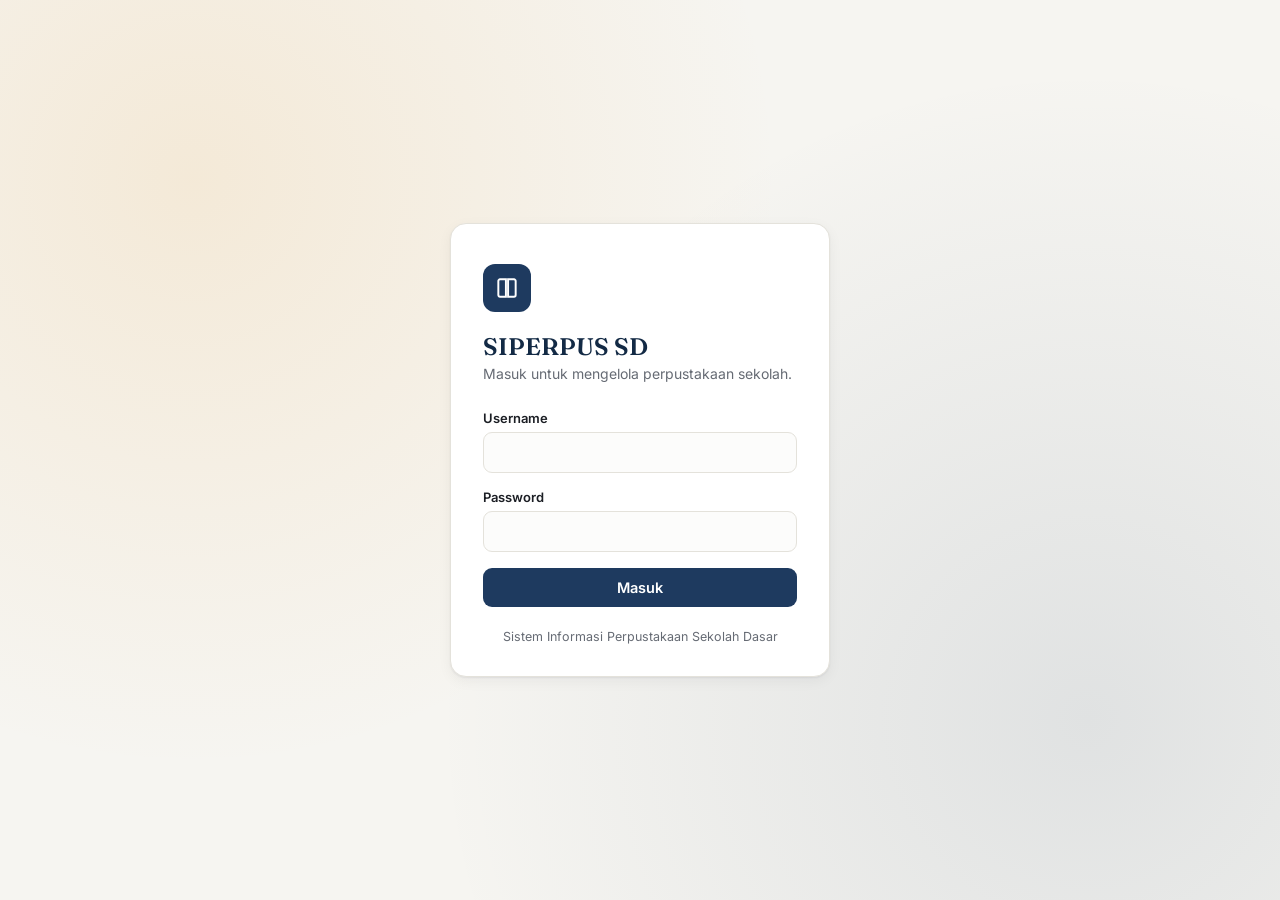
<file: index.html>
<!DOCTYPE html>
<html lang="id">
<head>
<meta charset="UTF-8">
<meta name="viewport" content="width=device-width, initial-scale=1.0">
<title>SIPERPUS SD - Sistem Informasi Perpustakaan</title>
<link rel="preconnect" href="https://fonts.googleapis.com">
<link rel="preconnect" href="https://fonts.gstatic.com" crossorigin>
<link href="https://fonts.googleapis.com/css2?family=Fraunces:opsz,wght@9..144,500;9..144,600;9..144,700&family=Inter:wght@400;500;600;700&display=swap" rel="stylesheet">
<style>
  :root{
    --navy:#1E3A5F;
    --navy-dark:#132A45;
    --gold:#E8A33D;
    --gold-dark:#C97F1E;
    --bg:#F6F5F1;
    --surface:#FFFFFF;
    --border:#E4E2DB;
    --text:#1B1E24;
    --text-soft:#666B74;
    --success:#2F8558;
    --success-bg:#E7F5EC;
    --danger:#C1443C;
    --danger-bg:#FBEAE8;
    --warn:#B7791F;
    --warn-bg:#FCF3E1;
    --radius:10px;
    --shadow:0 1px 2px rgba(20,24,32,.06), 0 4px 14px rgba(20,24,32,.05);
  }
  *{box-sizing:border-box;}
  html,body{margin:0;padding:0;}
  body{
    font-family:'Inter',-apple-system,sans-serif;
    background:var(--bg);
    color:var(--text);
    -webkit-font-smoothing:antialiased;
  }
  h1,h2,h3,.brand-name{font-family:'Fraunces',serif;}
  a{color:inherit;}
  button{font-family:inherit;cursor:pointer;}
  input,select{font-family:inherit;}
  ::selection{background:var(--gold);color:var(--navy-dark);}

  /* ---------- Utility ---------- */
  .hidden{display:none !important;}
  .visually-hidden{position:absolute;width:1px;height:1px;overflow:hidden;clip:rect(0 0 0 0);}

  /* ---------- Login ---------- */
  #login-view{
    min-height:100vh;
    display:flex;
    align-items:center;
    justify-content:center;
    background:
      radial-gradient(circle at 15% 20%, rgba(232,163,61,.14), transparent 45%),
      radial-gradient(circle at 85% 80%, rgba(30,58,95,.10), transparent 50%),
      var(--bg);
    padding:24px;
  }
  .login-card{
    width:100%;
    max-width:380px;
    background:var(--surface);
    border:1px solid var(--border);
    border-radius:16px;
    box-shadow:var(--shadow);
    padding:40px 32px 32px;
  }
  .login-mark{
    width:48px;height:48px;border-radius:12px;
    background:var(--navy);
    display:flex;align-items:center;justify-content:center;
    margin-bottom:20px;
  }
  .login-mark svg{width:26px;height:26px;}
  .login-card h1{
    font-size:24px;font-weight:600;margin:0 0 4px;color:var(--navy-dark);
  }
  .login-card p.sub{
    margin:0 0 28px;color:var(--text-soft);font-size:14px;
  }
  .field{margin-bottom:16px;}
  .field label{
    display:block;font-size:13px;font-weight:600;margin-bottom:6px;color:var(--text);
  }
  .field input{
    width:100%;padding:11px 13px;border:1.5px solid var(--border);border-radius:9px;
    font-size:14.5px;color:var(--text);background:#FCFCFB;
    transition:border-color .15s, background .15s;
  }
  .field input:focus{
    outline:none;border-color:var(--navy);background:#fff;
  }
  .btn{
    display:inline-flex;align-items:center;justify-content:center;gap:8px;
    border:none;border-radius:9px;padding:11px 18px;font-size:14.5px;font-weight:600;
    transition:transform .08s ease, background .15s, box-shadow .15s;
  }
  .btn:active{transform:scale(.98);}
  .btn-primary{background:var(--navy);color:#fff;width:100%;}
  .btn-primary:hover{background:var(--navy-dark);}
  .btn-gold{background:var(--gold);color:var(--navy-dark);}
  .btn-gold:hover{background:var(--gold-dark);color:#fff;}
  .btn-ghost{background:transparent;color:var(--navy);border:1.5px solid var(--border);}
  .btn-ghost:hover{border-color:var(--navy);}
  .btn-danger-outline{background:transparent;color:var(--danger);border:1.5px solid var(--danger-bg);}
  .btn-danger-outline:hover{background:var(--danger-bg);}
  .btn[disabled]{opacity:.6;pointer-events:none;}
  .btn-sm{padding:7px 12px;font-size:13px;border-radius:7px;}
  .table-wrap tbody td:last-child{white-space:nowrap;position:relative;z-index:2;}
  .table-wrap tbody td:last-child .btn{position:relative;z-index:3;pointer-events:auto;touch-action:manipulation;}

  .login-error{
    background:var(--danger-bg);color:var(--danger);font-size:13.5px;
    padding:10px 12px;border-radius:8px;margin-bottom:16px;display:none;
  }
  .login-foot{margin-top:22px;font-size:12.5px;color:var(--text-soft);text-align:center;}

  /* ---------- App shell ---------- */
  #app-view{display:none;min-height:100vh;}
  .shell{display:flex;min-height:100vh;}

  .sidebar{
    width:236px;flex-shrink:0;background:var(--navy-dark);color:#EFF3F8;
    display:flex;flex-direction:column;
    position:fixed;top:0;bottom:0;left:0;z-index:40;
    transition:transform .2s ease;
  }
  .sidebar-brand{
    display:flex;align-items:center;gap:10px;padding:22px 20px 18px;
    border-bottom:1px solid rgba(255,255,255,.08);
  }
  .sidebar-brand .mark{
    width:34px;height:34px;border-radius:9px;background:var(--gold);
    display:flex;align-items:center;justify-content:center;flex-shrink:0;
  }
  .sidebar-brand .mark svg{width:19px;height:19px;color:var(--navy-dark);}
  .sidebar-brand .name{font-family:'Fraunces',serif;font-size:16.5px;font-weight:600;line-height:1.2;}
  .sidebar-brand .name small{display:block;font-family:'Inter',sans-serif;font-weight:400;font-size:11px;color:#9FB0C4;}

  .nav-list{list-style:none;margin:0;padding:14px 12px;flex:1;}
  .nav-list li{margin-bottom:3px;}
  .nav-link{
    display:flex;align-items:center;gap:11px;padding:10px 12px;border-radius:8px;
    color:#C9D4E2;font-size:14px;font-weight:500;text-decoration:none;
    border:none;background:none;width:100%;text-align:left;
  }
  .nav-link svg{width:18px;height:18px;flex-shrink:0;}
  .nav-link:hover{background:rgba(255,255,255,.06);color:#fff;}
  .nav-link.active{background:var(--gold);color:var(--navy-dark);font-weight:600;}

  .sidebar-user{
    padding:14px 20px 20px;border-top:1px solid rgba(255,255,255,.08);
  }
  .sidebar-user .who{font-size:13.5px;font-weight:600;margin-bottom:2px;}
  .sidebar-user .role{font-size:11.5px;color:#9FB0C4;margin-bottom:12px;text-transform:capitalize;}
  .logout-btn{
    width:100%;background:rgba(255,255,255,.06);color:#EFF3F8;border:1px solid rgba(255,255,255,.12);
    border-radius:8px;padding:8px 10px;font-size:13px;font-weight:600;display:flex;align-items:center;gap:8px;justify-content:center;
  }
  .logout-btn:hover{background:rgba(255,255,255,.12);}

  .main{margin-left:236px;flex:1;min-width:0;display:flex;flex-direction:column;min-height:100vh;}
  .topbar{
    display:none;align-items:center;justify-content:space-between;
    padding:14px 18px;background:var(--surface);border-bottom:1px solid var(--border);
    position:sticky;top:0;z-index:30;
  }
  .hamburger{
    width:38px;height:38px;border-radius:8px;border:1px solid var(--border);background:#fff;
    display:flex;align-items:center;justify-content:center;
  }
  .hamburger svg{width:18px;height:18px;}
  .topbar-brand{font-family:'Fraunces',serif;font-weight:600;font-size:16px;color:var(--navy-dark);}

  .content{padding:28px 32px 60px;flex:1;}
  .page{display:none;}
  .page.active{display:block;}

  .page-head{
    display:flex;align-items:flex-end;justify-content:space-between;flex-wrap:wrap;gap:14px;margin-bottom:22px;
  }
  .page-head h2{font-size:23px;margin:0 0 4px;color:var(--navy-dark);font-weight:600;}
  .page-head p{margin:0;color:var(--text-soft);font-size:13.5px;}

  /* stat cards */
  .stat-grid{
    display:grid;grid-template-columns:repeat(4,1fr);gap:16px;margin-bottom:26px;
  }
  .stat-card{
    background:var(--surface);border:1px solid var(--border);border-radius:var(--radius);
    padding:18px 20px;box-shadow:var(--shadow);
  }
  .stat-card .label{font-size:12.5px;color:var(--text-soft);font-weight:600;margin-bottom:10px;display:flex;align-items:center;gap:8px;}
  .stat-card .icon{width:26px;height:26px;border-radius:7px;display:flex;align-items:center;justify-content:center;flex-shrink:0;}
  .stat-card .icon svg{width:14px;height:14px;}
  .stat-card .value{font-family:'Fraunces',serif;font-size:30px;font-weight:600;color:var(--navy-dark);}
  .icon-navy{background:#E7ECF2;color:var(--navy);}
  .icon-gold{background:var(--warn-bg);color:var(--gold-dark);}
  .icon-green{background:var(--success-bg);color:var(--success);}
  .icon-red{background:var(--danger-bg);color:var(--danger);}

  .panel{
    background:var(--surface);border:1px solid var(--border);border-radius:var(--radius);
    box-shadow:var(--shadow);overflow:hidden;
  }
  .panel-head{
    display:flex;align-items:center;justify-content:space-between;padding:16px 20px;border-bottom:1px solid var(--border);flex-wrap:wrap;gap:10px;
  }
  .panel-head h3{margin:0;font-size:15.5px;font-weight:600;color:var(--navy-dark);}

  .quick-actions{display:flex;gap:10px;flex-wrap:wrap;margin-bottom:26px;}

  /* toolbar (search + add) */
  .toolbar{
    display:flex;gap:12px;align-items:center;flex-wrap:wrap;margin-bottom:16px;
  }
  .search-box{
    position:relative;flex:1;min-width:200px;max-width:340px;
  }
  .search-box svg{
    position:absolute;left:12px;top:50%;transform:translateY(-50%);width:15px;height:15px;color:var(--text-soft);
  }
  .search-box input{
    width:100%;padding:10px 12px 10px 34px;border:1.5px solid var(--border);border-radius:9px;font-size:14px;background:#FCFCFB;
  }
  .search-box input:focus{outline:none;border-color:var(--navy);background:#fff;}

  /* table */
  .table-wrap{overflow-x:auto;}
  table{width:100%;border-collapse:collapse;min-width:640px;}
  thead th{
    text-align:left;font-size:11.5px;text-transform:uppercase;letter-spacing:.03em;color:var(--text-soft);
    padding:11px 16px;border-bottom:1px solid var(--border);background:#FAFAF8;white-space:nowrap;
  }
  tbody td{padding:13px 16px;border-bottom:1px solid var(--border);font-size:13.8px;vertical-align:middle;}
  tbody tr:last-child td{border-bottom:none;}
  tbody tr:hover{background:#FAFAF8;}
  .cell-title{font-weight:600;color:var(--text);}
  .cell-sub{font-size:12px;color:var(--text-soft);margin-top:2px;}

  .badge{
    display:inline-flex;align-items:center;padding:3px 10px;border-radius:99px;font-size:12px;font-weight:600;
  }
  .badge-success{background:var(--success-bg);color:var(--success);}
  .badge-warn{background:var(--warn-bg);color:var(--warn);}
  .badge-danger{background:var(--danger-bg);color:var(--danger);}
  .badge-neutral{background:#EEEDE8;color:var(--text-soft);}

  .empty-state{padding:48px 20px;text-align:center;color:var(--text-soft);}
  .empty-state svg{width:36px;height:36px;margin-bottom:10px;color:#C7CBD2;}
  .empty-state p{margin:0;font-size:14px;}

  .loading-row{padding:36px 0;text-align:center;color:var(--text-soft);font-size:13.5px;}
  .spinner{
    width:18px;height:18px;border:2.5px solid var(--border);border-top-color:var(--navy);border-radius:50%;
    display:inline-block;animation:spin .7s linear infinite;vertical-align:-4px;margin-right:8px;
  }
  @keyframes spin{to{transform:rotate(360deg);}}

  /* modal */
  .modal-overlay{
    position:fixed;inset:0;background:rgba(20,24,32,.44);display:none;align-items:center;justify-content:center;
    z-index:100;padding:20px;
  }
  .modal-overlay.active{display:flex;}
  .modal{
    background:#fff;border-radius:14px;width:100%;max-width:480px;max-height:90vh;
    display:flex;flex-direction:column;box-shadow:0 20px 60px rgba(0,0,0,.25);
  }
  .modal-head{
    display:flex;align-items:center;justify-content:space-between;padding:18px 22px;border-bottom:1px solid var(--border);
  }
  .modal-head h3{margin:0;font-size:16.5px;font-weight:600;color:var(--navy-dark);}
  .modal-close{
    width:30px;height:30px;border-radius:8px;border:none;background:#F1F0EC;display:flex;align-items:center;justify-content:center;
  }
  .modal-close svg{width:14px;height:14px;}
  .modal-body{padding:20px 22px;overflow-y:auto;}
  .modal-foot{padding:16px 22px;border-top:1px solid var(--border);display:flex;justify-content:flex-end;gap:10px;}
  .form-row{display:grid;grid-template-columns:1fr 1fr;gap:14px;}
  .form-row.single{grid-template-columns:1fr;}
  .field select{
    width:100%;padding:11px 13px;border:1.5px solid var(--border);border-radius:9px;font-size:14.5px;background:#FCFCFB;
  }
  .field select:focus{outline:none;border-color:var(--navy);}
  .field-hint{font-size:12px;color:var(--text-soft);margin-top:5px;}

  /* toast */
  #toast-container{
    position:fixed;bottom:20px;right:20px;z-index:200;display:flex;flex-direction:column;gap:10px;max-width:340px;
  }
  .toast{
    background:var(--navy-dark);color:#fff;padding:13px 16px;border-radius:10px;font-size:13.8px;
    box-shadow:0 10px 30px rgba(0,0,0,.2);display:flex;align-items:flex-start;gap:10px;
    animation:toast-in .18s ease;
  }
  .toast svg{width:17px;height:17px;flex-shrink:0;margin-top:1px;}
  .toast.success{background:#1F4D37;}
  .toast.error{background:#5C231F;}
  @keyframes toast-in{from{opacity:0;transform:translateY(8px);}to{opacity:1;transform:translateY(0);}}

  .sidebar-backdrop{
    display:none;position:fixed;inset:0;background:rgba(20,24,32,.4);z-index:39;
  }
  .sidebar-backdrop.active{display:block;}

  @media (max-width: 900px){
    .sidebar{transform:translateX(-100%);}
    .sidebar.open{transform:translateX(0);}
    .main{margin-left:0;}
    .topbar{display:flex;}
    .content{padding:20px 16px 48px;}
    .stat-grid{grid-template-columns:1fr 1fr;}
    .form-row{grid-template-columns:1fr;}
  }
  @media (max-width: 480px){
    .stat-grid{grid-template-columns:1fr;}
    .page-head{align-items:flex-start;}
    #toast-container{left:16px;right:16px;max-width:none;}
  }
</style>
</head>
<body>

<!-- ================= LOGIN VIEW ================= -->
<div id="login-view">
  <div class="login-card">
    <div class="login-mark">
      <svg viewBox="0 0 24 24" fill="none" stroke="#fff" stroke-width="1.8"><path d="M4 5.5C4 4.7 4.7 4 5.5 4H11v16H5.5A1.5 1.5 0 0 1 4 18.5v-13Z"/><path d="M20 5.5c0-.8-.7-1.5-1.5-1.5H13v16h5.5c.8 0 1.5-.7 1.5-1.5v-13Z"/></svg>
    </div>
    <h1>SIPERPUS SD</h1>
    <p class="sub">Masuk untuk mengelola perpustakaan sekolah.</p>
    <div class="login-error" id="login-error"></div>
    <form id="login-form">
      <div class="field">
        <label for="login-username">Username</label>
        <input type="text" id="login-username" autocomplete="username" required>
      </div>
      <div class="field">
        <label for="login-password">Password</label>
        <input type="password" id="login-password" autocomplete="current-password" required>
      </div>
      <button type="submit" class="btn btn-primary" id="login-submit">Masuk</button>
    </form>
    <div class="login-foot">Sistem Informasi Perpustakaan Sekolah Dasar</div>
  </div>
</div>

<!-- ================= APP VIEW ================= -->
<div id="app-view">
  <div class="shell">
    <div class="sidebar-backdrop" id="sidebar-backdrop"></div>
    <aside class="sidebar" id="sidebar">
      <div class="sidebar-brand">
        <div class="mark">
          <svg viewBox="0 0 24 24" fill="none" stroke="currentColor" stroke-width="2"><path d="M4 5.5C4 4.7 4.7 4 5.5 4H11v16H5.5A1.5 1.5 0 0 1 4 18.5v-13Z"/><path d="M20 5.5c0-.8-.7-1.5-1.5-1.5H13v16h5.5c.8 0 1.5-.7 1.5-1.5v-13Z"/></svg>
        </div>
        <div class="name">SIPERPUS SD<small>Perpustakaan Sekolah</small></div>
      </div>
      <ul class="nav-list">
        <li><button class="nav-link" data-page="dashboard"><svg viewBox="0 0 24 24" fill="none" stroke="currentColor" stroke-width="2"><rect x="3" y="3" width="7" height="9" rx="1.5"/><rect x="14" y="3" width="7" height="5" rx="1.5"/><rect x="14" y="12" width="7" height="9" rx="1.5"/><rect x="3" y="16" width="7" height="5" rx="1.5"/></svg>Dashboard</button></li>
        <li><button class="nav-link" data-page="buku"><svg viewBox="0 0 24 24" fill="none" stroke="currentColor" stroke-width="2"><path d="M4 5.5C4 4.7 4.7 4 5.5 4H11v16H5.5A1.5 1.5 0 0 1 4 18.5v-13Z"/><path d="M20 5.5c0-.8-.7-1.5-1.5-1.5H13v16h5.5c.8 0 1.5-.7 1.5-1.5v-13Z"/></svg>Data Buku</button></li>
        <li><button class="nav-link" data-page="anggota"><svg viewBox="0 0 24 24" fill="none" stroke="currentColor" stroke-width="2"><circle cx="9" cy="8" r="3.2"/><path d="M2.5 20c0-3.6 2.9-6.2 6.5-6.2s6.5 2.6 6.5 6.2"/><circle cx="17.5" cy="8.5" r="2.6"/><path d="M15.8 13.9c2.9.3 5.2 2.6 5.2 5.8"/></svg>Anggota</button></li>
        <li><button class="nav-link" data-page="transaksi"><svg viewBox="0 0 24 24" fill="none" stroke="currentColor" stroke-width="2"><path d="M7 7h13M7 12h13M7 17h13"/><path d="M3 7h.01M3 12h.01M3 17h.01"/></svg>Transaksi</button></li>
      </ul>
      <div class="sidebar-user">
        <div class="who" id="sidebar-username">-</div>
        <div class="role" id="sidebar-role">-</div>
        <button class="logout-btn" id="logout-btn">
          <svg viewBox="0 0 24 24" fill="none" stroke="currentColor" stroke-width="2" width="15" height="15"><path d="M9 21H5a2 2 0 0 1-2-2V5a2 2 0 0 1 2-2h4"/><path d="M16 17l5-5-5-5"/><path d="M21 12H9"/></svg>
          Keluar
        </button>
      </div>
    </aside>

    <div class="main">
      <div class="topbar">
        <button class="hamburger" id="hamburger-btn" aria-label="Buka menu">
          <svg viewBox="0 0 24 24" fill="none" stroke="currentColor" stroke-width="2"><path d="M3 6h18M3 12h18M3 18h18"/></svg>
        </button>
        <div class="topbar-brand">SIPERPUS SD</div>
        <div style="width:38px;"></div>
      </div>

      <div class="content">

        <!-- DASHBOARD -->
        <section class="page" id="page-dashboard">
          <div class="page-head">
            <div>
              <h2 id="dashboard-greeting">Selamat datang</h2>
              <p>Ringkasan perpustakaan hari ini.</p>
            </div>
          </div>

          <div class="stat-grid">
            <div class="stat-card">
              <div class="label"><span class="icon icon-navy"><svg viewBox="0 0 24 24" fill="none" stroke="currentColor" stroke-width="2"><path d="M4 5.5C4 4.7 4.7 4 5.5 4H11v16H5.5A1.5 1.5 0 0 1 4 18.5v-13Z"/><path d="M20 5.5c0-.8-.7-1.5-1.5-1.5H13v16h5.5c.8 0 1.5-.7 1.5-1.5v-13Z"/></svg></span>Total Buku</div>
              <div class="value" id="stat-total-buku">–</div>
            </div>
            <div class="stat-card">
              <div class="label"><span class="icon icon-gold"><svg viewBox="0 0 24 24" fill="none" stroke="currentColor" stroke-width="2"><circle cx="9" cy="8" r="3.2"/><path d="M2.5 20c0-3.6 2.9-6.2 6.5-6.2s6.5 2.6 6.5 6.2"/></svg></span>Total Anggota</div>
              <div class="value" id="stat-total-anggota">–</div>
            </div>
            <div class="stat-card">
              <div class="label"><span class="icon icon-green"><svg viewBox="0 0 24 24" fill="none" stroke="currentColor" stroke-width="2"><path d="M4 19.5A2.5 2.5 0 0 1 6.5 17H20"/><path d="M6.5 2H20v20H6.5A2.5 2.5 0 0 1 4 19.5v-15A2.5 2.5 0 0 1 6.5 2Z"/></svg></span>Sedang Dipinjam</div>
              <div class="value" id="stat-dipinjam">–</div>
            </div>
            <div class="stat-card">
              <div class="label"><span class="icon icon-red"><svg viewBox="0 0 24 24" fill="none" stroke="currentColor" stroke-width="2"><circle cx="12" cy="12" r="9"/><path d="M12 7v6l4 2"/></svg></span>Buku Terlambat</div>
              <div class="value" id="stat-terlambat">–</div>
            </div>
          </div>

          <div class="quick-actions">
            <button class="btn btn-gold btn-sm" data-quick="tambah-buku">+ Tambah Buku</button>
            <button class="btn btn-ghost btn-sm" data-quick="tambah-anggota">+ Tambah Anggota</button>
            <button class="btn btn-ghost btn-sm" data-quick="pinjam">+ Catat Peminjaman</button>
          </div>

          <div class="panel">
            <div class="panel-head"><h3>Transaksi Terbaru</h3></div>
            <div class="table-wrap">
              <table>
                <thead><tr>
                  <th>Kode</th><th>Anggota</th><th>Buku</th><th>Tgl Pinjam</th><th>Status</th>
                </tr></thead>
                <tbody id="dashboard-recent-body"></tbody>
              </table>
            </div>
          </div>
        </section>

        <!-- DATA BUKU -->
        <section class="page" id="page-buku">
          <div class="page-head">
            <div><h2>Data Buku</h2><p>Kelola koleksi buku perpustakaan.</p></div>
            <button class="btn btn-gold" id="btn-tambah-buku">+ Tambah Buku</button>
          </div>
          <div class="toolbar">
            <div class="search-box">
              <svg viewBox="0 0 24 24" fill="none" stroke="currentColor" stroke-width="2"><circle cx="11" cy="11" r="7"/><path d="m21 21-4.3-4.3"/></svg>
              <input type="text" id="search-buku" placeholder="Cari judul, penulis, atau kode...">
            </div>
          </div>
          <div class="panel">
            <div class="table-wrap">
              <table>
                <thead><tr>
                  <th>Buku</th><th>Kategori</th><th>Kelas</th><th>Rak</th><th>Stok</th><th>Tersedia</th><th>Kondisi</th><th></th>
                </tr></thead>
                <tbody id="buku-table-body"></tbody>
              </table>
            </div>
          </div>
        </section>

        <!-- ANGGOTA -->
        <section class="page" id="page-anggota">
          <div class="page-head">
            <div><h2>Anggota</h2><p>Data siswa dan anggota perpustakaan.</p></div>
            <button class="btn btn-gold" id="btn-tambah-anggota">+ Tambah Anggota</button>
          </div>
          <div class="toolbar">
            <div class="search-box">
              <svg viewBox="0 0 24 24" fill="none" stroke="currentColor" stroke-width="2"><circle cx="11" cy="11" r="7"/><path d="m21 21-4.3-4.3"/></svg>
              <input type="text" id="search-anggota" placeholder="Cari nama, kode, atau NIS...">
            </div>
          </div>
          <div class="panel">
            <div class="table-wrap">
              <table>
                <thead><tr>
                  <th>Anggota</th><th>Jenis</th><th>Kelas</th><th>NIS/NIP</th><th>No. HP</th><th></th>
                </tr></thead>
                <tbody id="anggota-table-body"></tbody>
              </table>
            </div>
          </div>
        </section>

        <!-- TRANSAKSI -->
        <section class="page" id="page-transaksi">
          <div class="page-head">
            <div><h2>Transaksi</h2><p>Peminjaman dan pengembalian buku.</p></div>
            <button class="btn btn-gold" id="btn-catat-pinjam">+ Catat Peminjaman</button>
          </div>
          <div class="toolbar">
            <div class="search-box">
              <svg viewBox="0 0 24 24" fill="none" stroke="currentColor" stroke-width="2"><circle cx="11" cy="11" r="7"/><path d="m21 21-4.3-4.3"/></svg>
              <input type="text" id="search-transaksi" placeholder="Cari kode, anggota, atau buku...">
            </div>
          </div>
          <div class="panel">
            <div class="table-wrap">
              <table>
                <thead><tr>
                  <th>Kode</th><th>Anggota</th><th>Buku</th><th>Pinjam</th><th>Jatuh Tempo</th><th>Status</th><th>Denda</th><th></th>
                </tr></thead>
                <tbody id="transaksi-table-body"></tbody>
              </table>
            </div>
          </div>
        </section>

      </div>
    </div>
  </div>
</div>

<!-- ================= MODALS ================= -->

<!-- Modal Buku -->
<div class="modal-overlay" id="modal-buku">
  <div class="modal">
    <div class="modal-head"><h3 id="modal-buku-title">Tambah Buku</h3><button class="modal-close" data-close="modal-buku"><svg viewBox="0 0 24 24" fill="none" stroke="currentColor" stroke-width="2"><path d="M18 6 6 18M6 6l12 12"/></svg></button></div>
    <div class="modal-body">
      <form id="form-buku">
        <input type="hidden" id="buku-id">
        <div class="form-row">
          <div class="field"><label>Kode Buku *</label><input type="text" id="buku-code" required></div>
          <div class="field"><label>ISBN</label><input type="text" id="buku-isbn"></div>
        </div>
        <div class="field"><label>Judul *</label><input type="text" id="buku-title" required></div>
        <div class="form-row">
          <div class="field"><label>Penulis</label><input type="text" id="buku-author"></div>
          <div class="field"><label>Penerbit</label><input type="text" id="buku-publisher"></div>
        </div>
        <div class="form-row">
          <div class="field"><label>Tahun Terbit</label><input type="number" id="buku-year" min="1900" max="2100"></div>
          <div class="field"><label>Kategori</label><input type="text" id="buku-category"></div>
        </div>
        <div class="form-row">
          <div class="field"><label>Kelas</label><input type="text" id="buku-class-level" placeholder="mis. 1-6 / Umum"></div>
          <div class="field"><label>Rak</label><input type="text" id="buku-rack"></div>
        </div>
        <div class="form-row">
          <div class="field"><label>Stok *</label><input type="number" id="buku-stock" min="0" required></div>
          <div class="field">
            <label>Kondisi</label>
            <select id="buku-condition">
              <option>Baik</option><option>Rusak Ringan</option><option>Rusak Berat</option>
            </select>
          </div>
        </div>
        <p class="field-hint">Jumlah tersedia otomatis mengikuti stok saat buku ditambahkan, dan berubah otomatis saat ada peminjaman/pengembalian.</p>
      </form>
    </div>
    <div class="modal-foot">
      <button class="btn btn-ghost" data-close="modal-buku">Batal</button>
      <button class="btn btn-primary" id="save-buku-btn">Simpan</button>
    </div>
  </div>
</div>

<!-- Modal Anggota -->
<div class="modal-overlay" id="modal-anggota">
  <div class="modal">
    <div class="modal-head"><h3 id="modal-anggota-title">Tambah Anggota</h3><button class="modal-close" data-close="modal-anggota"><svg viewBox="0 0 24 24" fill="none" stroke="currentColor" stroke-width="2"><path d="M18 6 6 18M6 6l12 12"/></svg></button></div>
    <div class="modal-body">
      <form id="form-anggota">
        <input type="hidden" id="anggota-id">
        <div class="form-row">
          <div class="field"><label>Kode Anggota *</label><input type="text" id="anggota-code" required></div>
          <div class="field">
            <label>Jenis Anggota</label>
            <select id="anggota-type">
              <option value="siswa">Siswa</option><option value="guru">Guru</option><option value="staf">Staf</option>
            </select>
          </div>
        </div>
        <div class="field"><label>Nama *</label><input type="text" id="anggota-name" required></div>
        <div class="form-row">
          <div class="field"><label>Kelas</label><input type="text" id="anggota-class"></div>
          <div class="field"><label>NIS/NIP</label><input type="text" id="anggota-nis"></div>
        </div>
        <div class="field"><label>No. HP</label><input type="text" id="anggota-phone"></div>
      </form>
    </div>
    <div class="modal-foot">
      <button class="btn btn-ghost" data-close="modal-anggota">Batal</button>
      <button class="btn btn-primary" id="save-anggota-btn">Simpan</button>
    </div>
  </div>
</div>

<!-- Modal Peminjaman -->
<div class="modal-overlay" id="modal-pinjam">
  <div class="modal">
    <div class="modal-head"><h3>Catat Peminjaman</h3><button class="modal-close" data-close="modal-pinjam"><svg viewBox="0 0 24 24" fill="none" stroke="currentColor" stroke-width="2"><path d="M18 6 6 18M6 6l12 12"/></svg></button></div>
    <div class="modal-body">
      <form id="form-pinjam">
        <div class="field">
          <label>Anggota *</label>
          <select id="pinjam-member" required><option value="">Pilih anggota...</option></select>
        </div>
        <div class="field">
          <label>Buku *</label>
          <select id="pinjam-book" required><option value="">Pilih buku...</option></select>
        </div>
        <div class="form-row">
          <div class="field"><label>Tanggal Pinjam *</label><input type="date" id="pinjam-borrow-date" required></div>
          <div class="field"><label>Jatuh Tempo *</label><input type="date" id="pinjam-due-date" required></div>
        </div>
      </form>
    </div>
    <div class="modal-foot">
      <button class="btn btn-ghost" data-close="modal-pinjam">Batal</button>
      <button class="btn btn-primary" id="save-pinjam-btn">Simpan Peminjaman</button>
    </div>
  </div>
</div>

<!-- Modal Pengembalian -->
<div class="modal-overlay" id="modal-kembali">
  <div class="modal" style="max-width:400px;">
    <div class="modal-head"><h3>Pengembalian Buku</h3><button class="modal-close" data-close="modal-kembali"><svg viewBox="0 0 24 24" fill="none" stroke="currentColor" stroke-width="2"><path d="M18 6 6 18M6 6l12 12"/></svg></button></div>
    <div class="modal-body">
      <p id="kembali-info" style="margin:0 0 10px;font-size:14px;color:var(--text-soft);"></p>
      <p class="field-hint" style="margin:0;">Denda keterlambatan dihitung otomatis oleh sistem berdasarkan tanggal jatuh tempo.</p>
    </div>
    <div class="modal-foot">
      <button class="btn btn-ghost" data-close="modal-kembali">Batal</button>
      <button class="btn btn-primary" id="save-kembali-btn">Konfirmasi Kembali</button>
    </div>
  </div>
</div>

<div id="toast-container"></div>

<script src="app.js"></script>
</body>
</html>
</file>
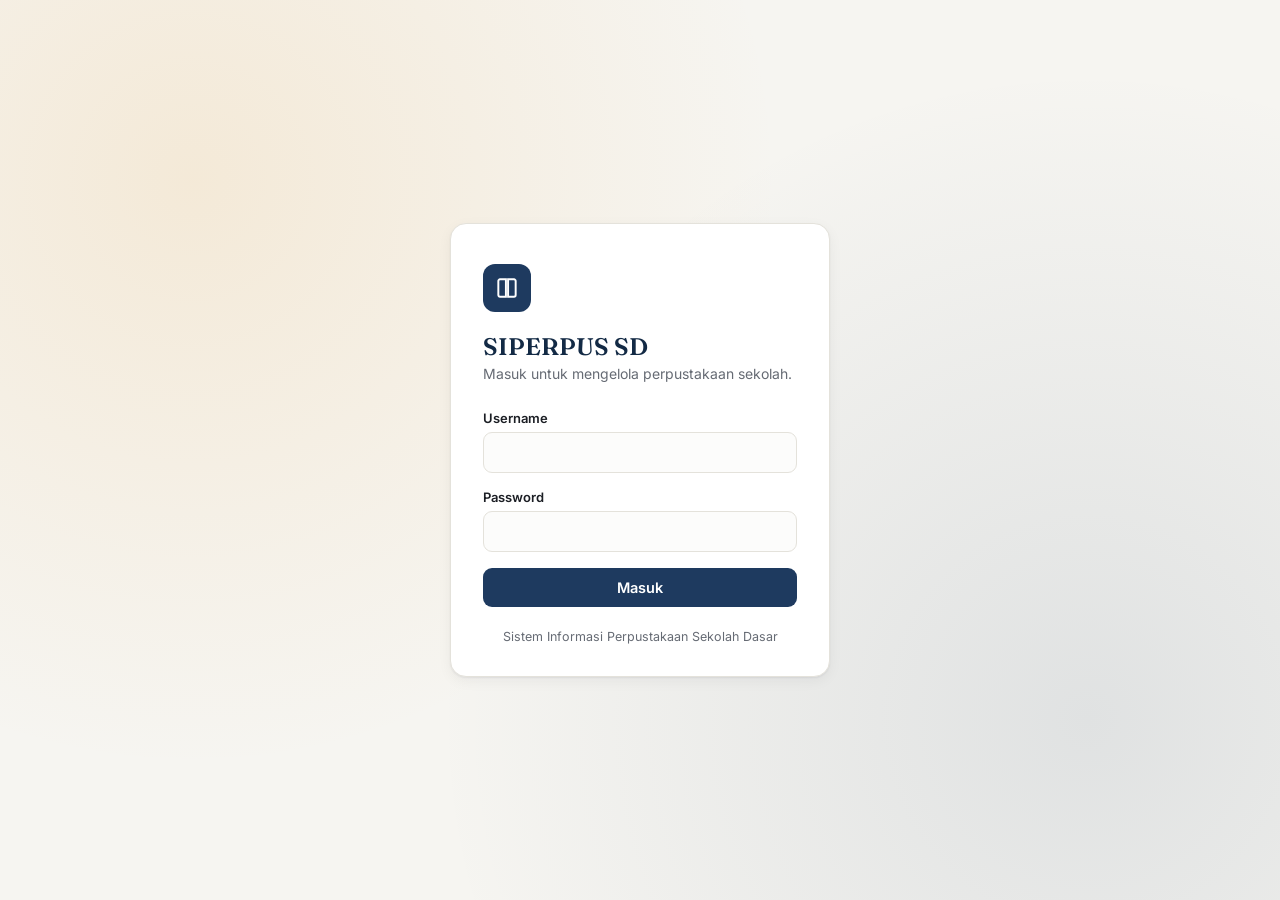
<file: index-original.html>
<!DOCTYPE html>
<html lang="id">
<head>
<meta charset="UTF-8">
<meta name="viewport" content="width=device-width, initial-scale=1.0">
<title>SIPERPUS SD - Sistem Informasi Perpustakaan</title>
<link rel="preconnect" href="https://fonts.googleapis.com">
<link rel="preconnect" href="https://fonts.gstatic.com" crossorigin>
<link href="https://fonts.googleapis.com/css2?family=Fraunces:opsz,wght@9..144,500;9..144,600;9..144,700&family=Inter:wght@400;500;600;700&display=swap" rel="stylesheet">
<style>
  :root{
    --navy:#1E3A5F;
    --navy-dark:#132A45;
    --gold:#E8A33D;
    --gold-dark:#C97F1E;
    --bg:#F6F5F1;
    --surface:#FFFFFF;
    --border:#E4E2DB;
    --text:#1B1E24;
    --text-soft:#666B74;
    --success:#2F8558;
    --success-bg:#E7F5EC;
    --danger:#C1443C;
    --danger-bg:#FBEAE8;
    --warn:#B7791F;
    --warn-bg:#FCF3E1;
    --radius:10px;
    --shadow:0 1px 2px rgba(20,24,32,.06), 0 4px 14px rgba(20,24,32,.05);
  }
  *{box-sizing:border-box;}
  html,body{margin:0;padding:0;}
  body{
    font-family:'Inter',-apple-system,sans-serif;
    background:var(--bg);
    color:var(--text);
    -webkit-font-smoothing:antialiased;
  }
  h1,h2,h3,.brand-name{font-family:'Fraunces',serif;}
  a{color:inherit;}
  button{font-family:inherit;cursor:pointer;}
  input,select{font-family:inherit;}
  ::selection{background:var(--gold);color:var(--navy-dark);}

  /* ---------- Utility ---------- */
  .hidden{display:none !important;}
  .visually-hidden{position:absolute;width:1px;height:1px;overflow:hidden;clip:rect(0 0 0 0);}

  /* ---------- Login ---------- */
  #login-view{
    min-height:100vh;
    display:flex;
    align-items:center;
    justify-content:center;
    background:
      radial-gradient(circle at 15% 20%, rgba(232,163,61,.14), transparent 45%),
      radial-gradient(circle at 85% 80%, rgba(30,58,95,.10), transparent 50%),
      var(--bg);
    padding:24px;
  }
  .login-card{
    width:100%;
    max-width:380px;
    background:var(--surface);
    border:1px solid var(--border);
    border-radius:16px;
    box-shadow:var(--shadow);
    padding:40px 32px 32px;
  }
  .login-mark{
    width:48px;height:48px;border-radius:12px;
    background:var(--navy);
    display:flex;align-items:center;justify-content:center;
    margin-bottom:20px;
  }
  .login-mark svg{width:26px;height:26px;}
  .login-card h1{
    font-size:24px;font-weight:600;margin:0 0 4px;color:var(--navy-dark);
  }
  .login-card p.sub{
    margin:0 0 28px;color:var(--text-soft);font-size:14px;
  }
  .field{margin-bottom:16px;}
  .field label{
    display:block;font-size:13px;font-weight:600;margin-bottom:6px;color:var(--text);
  }
  .field input{
    width:100%;padding:11px 13px;border:1.5px solid var(--border);border-radius:9px;
    font-size:14.5px;color:var(--text);background:#FCFCFB;
    transition:border-color .15s, background .15s;
  }
  .field input:focus{
    outline:none;border-color:var(--navy);background:#fff;
  }
  .btn{
    display:inline-flex;align-items:center;justify-content:center;gap:8px;
    border:none;border-radius:9px;padding:11px 18px;font-size:14.5px;font-weight:600;
    transition:transform .08s ease, background .15s, box-shadow .15s;
  }
  .btn:active{transform:scale(.98);}
  .btn-primary{background:var(--navy);color:#fff;width:100%;}
  .btn-primary:hover{background:var(--navy-dark);}
  .btn-gold{background:var(--gold);color:var(--navy-dark);}
  .btn-gold:hover{background:var(--gold-dark);color:#fff;}
  .btn-ghost{background:transparent;color:var(--navy);border:1.5px solid var(--border);}
  .btn-ghost:hover{border-color:var(--navy);}
  .btn-danger-outline{background:transparent;color:var(--danger);border:1.5px solid var(--danger-bg);}
  .btn-danger-outline:hover{background:var(--danger-bg);}
  .btn[disabled]{opacity:.6;pointer-events:none;}
  .btn-sm{padding:7px 12px;font-size:13px;border-radius:7px;}

  .login-error{
    background:var(--danger-bg);color:var(--danger);font-size:13.5px;
    padding:10px 12px;border-radius:8px;margin-bottom:16px;display:none;
  }
  .login-foot{margin-top:22px;font-size:12.5px;color:var(--text-soft);text-align:center;}

  /* ---------- App shell ---------- */
  #app-view{display:none;min-height:100vh;}
  .shell{display:flex;min-height:100vh;}

  .sidebar{
    width:236px;flex-shrink:0;background:var(--navy-dark);color:#EFF3F8;
    display:flex;flex-direction:column;
    position:fixed;top:0;bottom:0;left:0;z-index:40;
    transition:transform .2s ease;
  }
  .sidebar-brand{
    display:flex;align-items:center;gap:10px;padding:22px 20px 18px;
    border-bottom:1px solid rgba(255,255,255,.08);
  }
  .sidebar-brand .mark{
    width:34px;height:34px;border-radius:9px;background:var(--gold);
    display:flex;align-items:center;justify-content:center;flex-shrink:0;
  }
  .sidebar-brand .mark svg{width:19px;height:19px;color:var(--navy-dark);}
  .sidebar-brand .name{font-family:'Fraunces',serif;font-size:16.5px;font-weight:600;line-height:1.2;}
  .sidebar-brand .name small{display:block;font-family:'Inter',sans-serif;font-weight:400;font-size:11px;color:#9FB0C4;}

  .nav-list{list-style:none;margin:0;padding:14px 12px;flex:1;}
  .nav-list li{margin-bottom:3px;}
  .nav-link{
    display:flex;align-items:center;gap:11px;padding:10px 12px;border-radius:8px;
    color:#C9D4E2;font-size:14px;font-weight:500;text-decoration:none;
    border:none;background:none;width:100%;text-align:left;
  }
  .nav-link svg{width:18px;height:18px;flex-shrink:0;}
  .nav-link:hover{background:rgba(255,255,255,.06);color:#fff;}
  .nav-link.active{background:var(--gold);color:var(--navy-dark);font-weight:600;}

  .sidebar-user{
    padding:14px 20px 20px;border-top:1px solid rgba(255,255,255,.08);
  }
  .sidebar-user .who{font-size:13.5px;font-weight:600;margin-bottom:2px;}
  .sidebar-user .role{font-size:11.5px;color:#9FB0C4;margin-bottom:12px;text-transform:capitalize;}
  .logout-btn{
    width:100%;background:rgba(255,255,255,.06);color:#EFF3F8;border:1px solid rgba(255,255,255,.12);
    border-radius:8px;padding:8px 10px;font-size:13px;font-weight:600;display:flex;align-items:center;gap:8px;justify-content:center;
  }
  .logout-btn:hover{background:rgba(255,255,255,.12);}

  .main{margin-left:236px;flex:1;min-width:0;display:flex;flex-direction:column;min-height:100vh;}
  .topbar{
    display:none;align-items:center;justify-content:space-between;
    padding:14px 18px;background:var(--surface);border-bottom:1px solid var(--border);
    position:sticky;top:0;z-index:30;
  }
  .hamburger{
    width:38px;height:38px;border-radius:8px;border:1px solid var(--border);background:#fff;
    display:flex;align-items:center;justify-content:center;
  }
  .hamburger svg{width:18px;height:18px;}
  .topbar-brand{font-family:'Fraunces',serif;font-weight:600;font-size:16px;color:var(--navy-dark);}

  .content{padding:28px 32px 60px;flex:1;}
  .page{display:none;}
  .page.active{display:block;}

  .page-head{
    display:flex;align-items:flex-end;justify-content:space-between;flex-wrap:wrap;gap:14px;margin-bottom:22px;
  }
  .page-head h2{font-size:23px;margin:0 0 4px;color:var(--navy-dark);font-weight:600;}
  .page-head p{margin:0;color:var(--text-soft);font-size:13.5px;}

  /* stat cards */
  .stat-grid{
    display:grid;grid-template-columns:repeat(4,1fr);gap:16px;margin-bottom:26px;
  }
  .stat-card{
    background:var(--surface);border:1px solid var(--border);border-radius:var(--radius);
    padding:18px 20px;box-shadow:var(--shadow);
  }
  .stat-card .label{font-size:12.5px;color:var(--text-soft);font-weight:600;margin-bottom:10px;display:flex;align-items:center;gap:8px;}
  .stat-card .icon{width:26px;height:26px;border-radius:7px;display:flex;align-items:center;justify-content:center;flex-shrink:0;}
  .stat-card .icon svg{width:14px;height:14px;}
  .stat-card .value{font-family:'Fraunces',serif;font-size:30px;font-weight:600;color:var(--navy-dark);}
  .icon-navy{background:#E7ECF2;color:var(--navy);}
  .icon-gold{background:var(--warn-bg);color:var(--gold-dark);}
  .icon-green{background:var(--success-bg);color:var(--success);}
  .icon-red{background:var(--danger-bg);color:var(--danger);}

  .panel{
    background:var(--surface);border:1px solid var(--border);border-radius:var(--radius);
    box-shadow:var(--shadow);overflow:hidden;
  }
  .panel-head{
    display:flex;align-items:center;justify-content:space-between;padding:16px 20px;border-bottom:1px solid var(--border);flex-wrap:wrap;gap:10px;
  }
  .panel-head h3{margin:0;font-size:15.5px;font-weight:600;color:var(--navy-dark);}

  .quick-actions{display:flex;gap:10px;flex-wrap:wrap;margin-bottom:26px;}

  /* toolbar (search + add) */
  .toolbar{
    display:flex;gap:12px;align-items:center;flex-wrap:wrap;margin-bottom:16px;
  }
  .search-box{
    position:relative;flex:1;min-width:200px;max-width:340px;
  }
  .search-box svg{
    position:absolute;left:12px;top:50%;transform:translateY(-50%);width:15px;height:15px;color:var(--text-soft);
  }
  .search-box input{
    width:100%;padding:10px 12px 10px 34px;border:1.5px solid var(--border);border-radius:9px;font-size:14px;background:#FCFCFB;
  }
  .search-box input:focus{outline:none;border-color:var(--navy);background:#fff;}

  /* table */
  .table-wrap{overflow-x:auto;}
  table{width:100%;border-collapse:collapse;min-width:640px;}
  thead th{
    text-align:left;font-size:11.5px;text-transform:uppercase;letter-spacing:.03em;color:var(--text-soft);
    padding:11px 16px;border-bottom:1px solid var(--border);background:#FAFAF8;white-space:nowrap;
  }
  tbody td{padding:13px 16px;border-bottom:1px solid var(--border);font-size:13.8px;vertical-align:middle;}
  tbody tr:last-child td{border-bottom:none;}
  tbody tr:hover{background:#FAFAF8;}
  .cell-title{font-weight:600;color:var(--text);}
  .cell-sub{font-size:12px;color:var(--text-soft);margin-top:2px;}

  .badge{
    display:inline-flex;align-items:center;padding:3px 10px;border-radius:99px;font-size:12px;font-weight:600;
  }
  .badge-success{background:var(--success-bg);color:var(--success);}
  .badge-warn{background:var(--warn-bg);color:var(--warn);}
  .badge-danger{background:var(--danger-bg);color:var(--danger);}
  .badge-neutral{background:#EEEDE8;color:var(--text-soft);}

  .empty-state{padding:48px 20px;text-align:center;color:var(--text-soft);}
  .empty-state svg{width:36px;height:36px;margin-bottom:10px;color:#C7CBD2;}
  .empty-state p{margin:0;font-size:14px;}

  .loading-row{padding:36px 0;text-align:center;color:var(--text-soft);font-size:13.5px;}
  .spinner{
    width:18px;height:18px;border:2.5px solid var(--border);border-top-color:var(--navy);border-radius:50%;
    display:inline-block;animation:spin .7s linear infinite;vertical-align:-4px;margin-right:8px;
  }
  @keyframes spin{to{transform:rotate(360deg);}}

  /* modal */
  .modal-overlay{
    position:fixed;inset:0;background:rgba(20,24,32,.44);display:none;align-items:center;justify-content:center;
    z-index:100;padding:20px;
  }
  .modal-overlay.active{display:flex;}
  .modal{
    background:#fff;border-radius:14px;width:100%;max-width:480px;max-height:90vh;
    display:flex;flex-direction:column;box-shadow:0 20px 60px rgba(0,0,0,.25);
  }
  .modal-head{
    display:flex;align-items:center;justify-content:space-between;padding:18px 22px;border-bottom:1px solid var(--border);
  }
  .modal-head h3{margin:0;font-size:16.5px;font-weight:600;color:var(--navy-dark);}
  .modal-close{
    width:30px;height:30px;border-radius:8px;border:none;background:#F1F0EC;display:flex;align-items:center;justify-content:center;
  }
  .modal-close svg{width:14px;height:14px;}
  .modal-body{padding:20px 22px;overflow-y:auto;}
  .modal-foot{padding:16px 22px;border-top:1px solid var(--border);display:flex;justify-content:flex-end;gap:10px;}
  .form-row{display:grid;grid-template-columns:1fr 1fr;gap:14px;}
  .form-row.single{grid-template-columns:1fr;}
  .field select{
    width:100%;padding:11px 13px;border:1.5px solid var(--border);border-radius:9px;font-size:14.5px;background:#FCFCFB;
  }
  .field select:focus{outline:none;border-color:var(--navy);}
  .field-hint{font-size:12px;color:var(--text-soft);margin-top:5px;}

  /* toast */
  #toast-container{
    position:fixed;bottom:20px;right:20px;z-index:200;display:flex;flex-direction:column;gap:10px;max-width:340px;
  }
  .toast{
    background:var(--navy-dark);color:#fff;padding:13px 16px;border-radius:10px;font-size:13.8px;
    box-shadow:0 10px 30px rgba(0,0,0,.2);display:flex;align-items:flex-start;gap:10px;
    animation:toast-in .18s ease;
  }
  .toast svg{width:17px;height:17px;flex-shrink:0;margin-top:1px;}
  .toast.success{background:#1F4D37;}
  .toast.error{background:#5C231F;}
  @keyframes toast-in{from{opacity:0;transform:translateY(8px);}to{opacity:1;transform:translateY(0);}}

  .sidebar-backdrop{
    display:none;position:fixed;inset:0;background:rgba(20,24,32,.4);z-index:39;
  }
  .sidebar-backdrop.active{display:block;}

  @media (max-width: 900px){
    .sidebar{transform:translateX(-100%);}
    .sidebar.open{transform:translateX(0);}
    .main{margin-left:0;}
    .topbar{display:flex;}
    .content{padding:20px 16px 48px;}
    .stat-grid{grid-template-columns:1fr 1fr;}
    .form-row{grid-template-columns:1fr;}
  }
  @media (max-width: 480px){
    .stat-grid{grid-template-columns:1fr;}
    .page-head{align-items:flex-start;}
    #toast-container{left:16px;right:16px;max-width:none;}
  }
</style>
</head>
<body>

<!-- ================= LOGIN VIEW ================= -->
<div id="login-view">
  <div class="login-card">
    <div class="login-mark">
      <svg viewBox="0 0 24 24" fill="none" stroke="#fff" stroke-width="1.8"><path d="M4 5.5C4 4.7 4.7 4 5.5 4H11v16H5.5A1.5 1.5 0 0 1 4 18.5v-13Z"/><path d="M20 5.5c0-.8-.7-1.5-1.5-1.5H13v16h5.5c.8 0 1.5-.7 1.5-1.5v-13Z"/></svg>
    </div>
    <h1>SIPERPUS SD</h1>
    <p class="sub">Masuk untuk mengelola perpustakaan sekolah.</p>
    <div class="login-error" id="login-error"></div>
    <form id="login-form">
      <div class="field">
        <label for="login-username">Username</label>
        <input type="text" id="login-username" autocomplete="username" required>
      </div>
      <div class="field">
        <label for="login-password">Password</label>
        <input type="password" id="login-password" autocomplete="current-password" required>
      </div>
      <button type="submit" class="btn btn-primary" id="login-submit">Masuk</button>
    </form>
    <div class="login-foot">Sistem Informasi Perpustakaan Sekolah Dasar</div>
  </div>
</div>

<!-- ================= APP VIEW ================= -->
<div id="app-view">
  <div class="shell">
    <div class="sidebar-backdrop" id="sidebar-backdrop"></div>
    <aside class="sidebar" id="sidebar">
      <div class="sidebar-brand">
        <div class="mark">
          <svg viewBox="0 0 24 24" fill="none" stroke="currentColor" stroke-width="2"><path d="M4 5.5C4 4.7 4.7 4 5.5 4H11v16H5.5A1.5 1.5 0 0 1 4 18.5v-13Z"/><path d="M20 5.5c0-.8-.7-1.5-1.5-1.5H13v16h5.5c.8 0 1.5-.7 1.5-1.5v-13Z"/></svg>
        </div>
        <div class="name">SIPERPUS SD<small>Perpustakaan Sekolah</small></div>
      </div>
      <ul class="nav-list">
        <li><button class="nav-link" data-page="dashboard"><svg viewBox="0 0 24 24" fill="none" stroke="currentColor" stroke-width="2"><rect x="3" y="3" width="7" height="9" rx="1.5"/><rect x="14" y="3" width="7" height="5" rx="1.5"/><rect x="14" y="12" width="7" height="9" rx="1.5"/><rect x="3" y="16" width="7" height="5" rx="1.5"/></svg>Dashboard</button></li>
        <li><button class="nav-link" data-page="buku"><svg viewBox="0 0 24 24" fill="none" stroke="currentColor" stroke-width="2"><path d="M4 5.5C4 4.7 4.7 4 5.5 4H11v16H5.5A1.5 1.5 0 0 1 4 18.5v-13Z"/><path d="M20 5.5c0-.8-.7-1.5-1.5-1.5H13v16h5.5c.8 0 1.5-.7 1.5-1.5v-13Z"/></svg>Data Buku</button></li>
        <li><button class="nav-link" data-page="anggota"><svg viewBox="0 0 24 24" fill="none" stroke="currentColor" stroke-width="2"><circle cx="9" cy="8" r="3.2"/><path d="M2.5 20c0-3.6 2.9-6.2 6.5-6.2s6.5 2.6 6.5 6.2"/><circle cx="17.5" cy="8.5" r="2.6"/><path d="M15.8 13.9c2.9.3 5.2 2.6 5.2 5.8"/></svg>Anggota</button></li>
        <li><button class="nav-link" data-page="transaksi"><svg viewBox="0 0 24 24" fill="none" stroke="currentColor" stroke-width="2"><path d="M7 7h13M7 12h13M7 17h13"/><path d="M3 7h.01M3 12h.01M3 17h.01"/></svg>Transaksi</button></li>
      </ul>
      <div class="sidebar-user">
        <div class="who" id="sidebar-username">-</div>
        <div class="role" id="sidebar-role">-</div>
        <button class="logout-btn" id="logout-btn">
          <svg viewBox="0 0 24 24" fill="none" stroke="currentColor" stroke-width="2" width="15" height="15"><path d="M9 21H5a2 2 0 0 1-2-2V5a2 2 0 0 1 2-2h4"/><path d="M16 17l5-5-5-5"/><path d="M21 12H9"/></svg>
          Keluar
        </button>
      </div>
    </aside>

    <div class="main">
      <div class="topbar">
        <button class="hamburger" id="hamburger-btn" aria-label="Buka menu">
          <svg viewBox="0 0 24 24" fill="none" stroke="currentColor" stroke-width="2"><path d="M3 6h18M3 12h18M3 18h18"/></svg>
        </button>
        <div class="topbar-brand">SIPERPUS SD</div>
        <div style="width:38px;"></div>
      </div>

      <div class="content">

        <!-- DASHBOARD -->
        <section class="page" id="page-dashboard">
          <div class="page-head">
            <div>
              <h2 id="dashboard-greeting">Selamat datang</h2>
              <p>Ringkasan perpustakaan hari ini.</p>
            </div>
          </div>

          <div class="stat-grid">
            <div class="stat-card">
              <div class="label"><span class="icon icon-navy"><svg viewBox="0 0 24 24" fill="none" stroke="currentColor" stroke-width="2"><path d="M4 5.5C4 4.7 4.7 4 5.5 4H11v16H5.5A1.5 1.5 0 0 1 4 18.5v-13Z"/><path d="M20 5.5c0-.8-.7-1.5-1.5-1.5H13v16h5.5c.8 0 1.5-.7 1.5-1.5v-13Z"/></svg></span>Total Buku</div>
              <div class="value" id="stat-total-buku">–</div>
            </div>
            <div class="stat-card">
              <div class="label"><span class="icon icon-gold"><svg viewBox="0 0 24 24" fill="none" stroke="currentColor" stroke-width="2"><circle cx="9" cy="8" r="3.2"/><path d="M2.5 20c0-3.6 2.9-6.2 6.5-6.2s6.5 2.6 6.5 6.2"/></svg></span>Total Anggota</div>
              <div class="value" id="stat-total-anggota">–</div>
            </div>
            <div class="stat-card">
              <div class="label"><span class="icon icon-green"><svg viewBox="0 0 24 24" fill="none" stroke="currentColor" stroke-width="2"><path d="M4 19.5A2.5 2.5 0 0 1 6.5 17H20"/><path d="M6.5 2H20v20H6.5A2.5 2.5 0 0 1 4 19.5v-15A2.5 2.5 0 0 1 6.5 2Z"/></svg></span>Sedang Dipinjam</div>
              <div class="value" id="stat-dipinjam">–</div>
            </div>
            <div class="stat-card">
              <div class="label"><span class="icon icon-red"><svg viewBox="0 0 24 24" fill="none" stroke="currentColor" stroke-width="2"><circle cx="12" cy="12" r="9"/><path d="M12 7v6l4 2"/></svg></span>Buku Terlambat</div>
              <div class="value" id="stat-terlambat">–</div>
            </div>
          </div>

          <div class="quick-actions">
            <button class="btn btn-gold btn-sm" data-quick="tambah-buku">+ Tambah Buku</button>
            <button class="btn btn-ghost btn-sm" data-quick="tambah-anggota">+ Tambah Anggota</button>
            <button class="btn btn-ghost btn-sm" data-quick="pinjam">+ Catat Peminjaman</button>
          </div>

          <div class="panel">
            <div class="panel-head"><h3>Transaksi Terbaru</h3></div>
            <div class="table-wrap">
              <table>
                <thead><tr>
                  <th>Kode</th><th>Anggota</th><th>Buku</th><th>Tgl Pinjam</th><th>Status</th>
                </tr></thead>
                <tbody id="dashboard-recent-body"></tbody>
              </table>
            </div>
          </div>
        </section>

        <!-- DATA BUKU -->
        <section class="page" id="page-buku">
          <div class="page-head">
            <div><h2>Data Buku</h2><p>Kelola koleksi buku perpustakaan.</p></div>
            <button class="btn btn-gold" id="btn-tambah-buku">+ Tambah Buku</button>
          </div>
          <div class="toolbar">
            <div class="search-box">
              <svg viewBox="0 0 24 24" fill="none" stroke="currentColor" stroke-width="2"><circle cx="11" cy="11" r="7"/><path d="m21 21-4.3-4.3"/></svg>
              <input type="text" id="search-buku" placeholder="Cari judul, penulis, atau kode...">
            </div>
          </div>
          <div class="panel">
            <div class="table-wrap">
              <table>
                <thead><tr>
                  <th>Buku</th><th>Kategori</th><th>Kelas</th><th>Rak</th><th>Stok</th><th>Tersedia</th><th>Kondisi</th><th></th>
                </tr></thead>
                <tbody id="buku-table-body"></tbody>
              </table>
            </div>
          </div>
        </section>

        <!-- ANGGOTA -->
        <section class="page" id="page-anggota">
          <div class="page-head">
            <div><h2>Anggota</h2><p>Data siswa dan anggota perpustakaan.</p></div>
            <button class="btn btn-gold" id="btn-tambah-anggota">+ Tambah Anggota</button>
          </div>
          <div class="toolbar">
            <div class="search-box">
              <svg viewBox="0 0 24 24" fill="none" stroke="currentColor" stroke-width="2"><circle cx="11" cy="11" r="7"/><path d="m21 21-4.3-4.3"/></svg>
              <input type="text" id="search-anggota" placeholder="Cari nama, kode, atau NIS...">
            </div>
          </div>
          <div class="panel">
            <div class="table-wrap">
              <table>
                <thead><tr>
                  <th>Anggota</th><th>Jenis</th><th>Kelas</th><th>NIS/NIP</th><th>No. HP</th><th></th>
                </tr></thead>
                <tbody id="anggota-table-body"></tbody>
              </table>
            </div>
          </div>
        </section>

        <!-- TRANSAKSI -->
        <section class="page" id="page-transaksi">
          <div class="page-head">
            <div><h2>Transaksi</h2><p>Peminjaman dan pengembalian buku.</p></div>
            <button class="btn btn-gold" id="btn-catat-pinjam">+ Catat Peminjaman</button>
          </div>
          <div class="toolbar">
            <div class="search-box">
              <svg viewBox="0 0 24 24" fill="none" stroke="currentColor" stroke-width="2"><circle cx="11" cy="11" r="7"/><path d="m21 21-4.3-4.3"/></svg>
              <input type="text" id="search-transaksi" placeholder="Cari kode, anggota, atau buku...">
            </div>
          </div>
          <div class="panel">
            <div class="table-wrap">
              <table>
                <thead><tr>
                  <th>Kode</th><th>Anggota</th><th>Buku</th><th>Pinjam</th><th>Jatuh Tempo</th><th>Status</th><th>Denda</th><th></th>
                </tr></thead>
                <tbody id="transaksi-table-body"></tbody>
              </table>
            </div>
          </div>
        </section>

      </div>
    </div>
  </div>
</div>

<!-- ================= MODALS ================= -->

<!-- Modal Buku -->
<div class="modal-overlay" id="modal-buku">
  <div class="modal">
    <div class="modal-head"><h3 id="modal-buku-title">Tambah Buku</h3><button class="modal-close" data-close="modal-buku"><svg viewBox="0 0 24 24" fill="none" stroke="currentColor" stroke-width="2"><path d="M18 6 6 18M6 6l12 12"/></svg></button></div>
    <div class="modal-body">
      <form id="form-buku">
        <input type="hidden" id="buku-id">
        <div class="form-row">
          <div class="field"><label>Kode Buku *</label><input type="text" id="buku-code" required></div>
          <div class="field"><label>ISBN</label><input type="text" id="buku-isbn"></div>
        </div>
        <div class="field"><label>Judul *</label><input type="text" id="buku-title" required></div>
        <div class="form-row">
          <div class="field"><label>Penulis</label><input type="text" id="buku-author"></div>
          <div class="field"><label>Penerbit</label><input type="text" id="buku-publisher"></div>
        </div>
        <div class="form-row">
          <div class="field"><label>Tahun Terbit</label><input type="number" id="buku-year" min="1900" max="2100"></div>
          <div class="field"><label>Kategori</label><input type="text" id="buku-category"></div>
        </div>
        <div class="form-row">
          <div class="field"><label>Kelas</label><input type="text" id="buku-class-level" placeholder="mis. 1-6 / Umum"></div>
          <div class="field"><label>Rak</label><input type="text" id="buku-rack"></div>
        </div>
        <div class="form-row">
          <div class="field"><label>Stok *</label><input type="number" id="buku-stock" min="0" required></div>
          <div class="field">
            <label>Kondisi</label>
            <select id="buku-condition">
              <option>Baik</option><option>Rusak Ringan</option><option>Rusak Berat</option>
            </select>
          </div>
        </div>
        <p class="field-hint">Jumlah tersedia otomatis mengikuti stok saat buku ditambahkan, dan berubah otomatis saat ada peminjaman/pengembalian.</p>
      </form>
    </div>
    <div class="modal-foot">
      <button class="btn btn-ghost" data-close="modal-buku">Batal</button>
      <button class="btn btn-primary" id="save-buku-btn">Simpan</button>
    </div>
  </div>
</div>

<!-- Modal Anggota -->
<div class="modal-overlay" id="modal-anggota">
  <div class="modal">
    <div class="modal-head"><h3 id="modal-anggota-title">Tambah Anggota</h3><button class="modal-close" data-close="modal-anggota"><svg viewBox="0 0 24 24" fill="none" stroke="currentColor" stroke-width="2"><path d="M18 6 6 18M6 6l12 12"/></svg></button></div>
    <div class="modal-body">
      <form id="form-anggota">
        <input type="hidden" id="anggota-id">
        <div class="form-row">
          <div class="field"><label>Kode Anggota *</label><input type="text" id="anggota-code" required></div>
          <div class="field">
            <label>Jenis Anggota</label>
            <select id="anggota-type">
              <option value="siswa">Siswa</option><option value="guru">Guru</option><option value="staf">Staf</option>
            </select>
          </div>
        </div>
        <div class="field"><label>Nama *</label><input type="text" id="anggota-name" required></div>
        <div class="form-row">
          <div class="field"><label>Kelas</label><input type="text" id="anggota-class"></div>
          <div class="field"><label>NIS/NIP</label><input type="text" id="anggota-nis"></div>
        </div>
        <div class="field"><label>No. HP</label><input type="text" id="anggota-phone"></div>
      </form>
    </div>
    <div class="modal-foot">
      <button class="btn btn-ghost" data-close="modal-anggota">Batal</button>
      <button class="btn btn-primary" id="save-anggota-btn">Simpan</button>
    </div>
  </div>
</div>

<!-- Modal Peminjaman -->
<div class="modal-overlay" id="modal-pinjam">
  <div class="modal">
    <div class="modal-head"><h3>Catat Peminjaman</h3><button class="modal-close" data-close="modal-pinjam"><svg viewBox="0 0 24 24" fill="none" stroke="currentColor" stroke-width="2"><path d="M18 6 6 18M6 6l12 12"/></svg></button></div>
    <div class="modal-body">
      <form id="form-pinjam">
        <div class="field">
          <label>Anggota *</label>
          <select id="pinjam-member" required><option value="">Pilih anggota...</option></select>
        </div>
        <div class="field">
          <label>Buku *</label>
          <select id="pinjam-book" required><option value="">Pilih buku...</option></select>
        </div>
        <div class="form-row">
          <div class="field"><label>Tanggal Pinjam *</label><input type="date" id="pinjam-borrow-date" required></div>
          <div class="field"><label>Jatuh Tempo *</label><input type="date" id="pinjam-due-date" required></div>
        </div>
      </form>
    </div>
    <div class="modal-foot">
      <button class="btn btn-ghost" data-close="modal-pinjam">Batal</button>
      <button class="btn btn-primary" id="save-pinjam-btn">Simpan Peminjaman</button>
    </div>
  </div>
</div>

<!-- Modal Pengembalian -->
<div class="modal-overlay" id="modal-kembali">
  <div class="modal" style="max-width:400px;">
    <div class="modal-head"><h3>Pengembalian Buku</h3><button class="modal-close" data-close="modal-kembali"><svg viewBox="0 0 24 24" fill="none" stroke="currentColor" stroke-width="2"><path d="M18 6 6 18M6 6l12 12"/></svg></button></div>
    <div class="modal-body">
      <p id="kembali-info" style="margin:0 0 10px;font-size:14px;color:var(--text-soft);"></p>
      <p class="field-hint" style="margin:0;">Denda keterlambatan dihitung otomatis oleh sistem berdasarkan tanggal jatuh tempo.</p>
    </div>
    <div class="modal-foot">
      <button class="btn btn-ghost" data-close="modal-kembali">Batal</button>
      <button class="btn btn-primary" id="save-kembali-btn">Konfirmasi Kembali</button>
    </div>
  </div>
</div>

<div id="toast-container"></div>

<script src="app.js"></script>
</body>
</html>
</file>
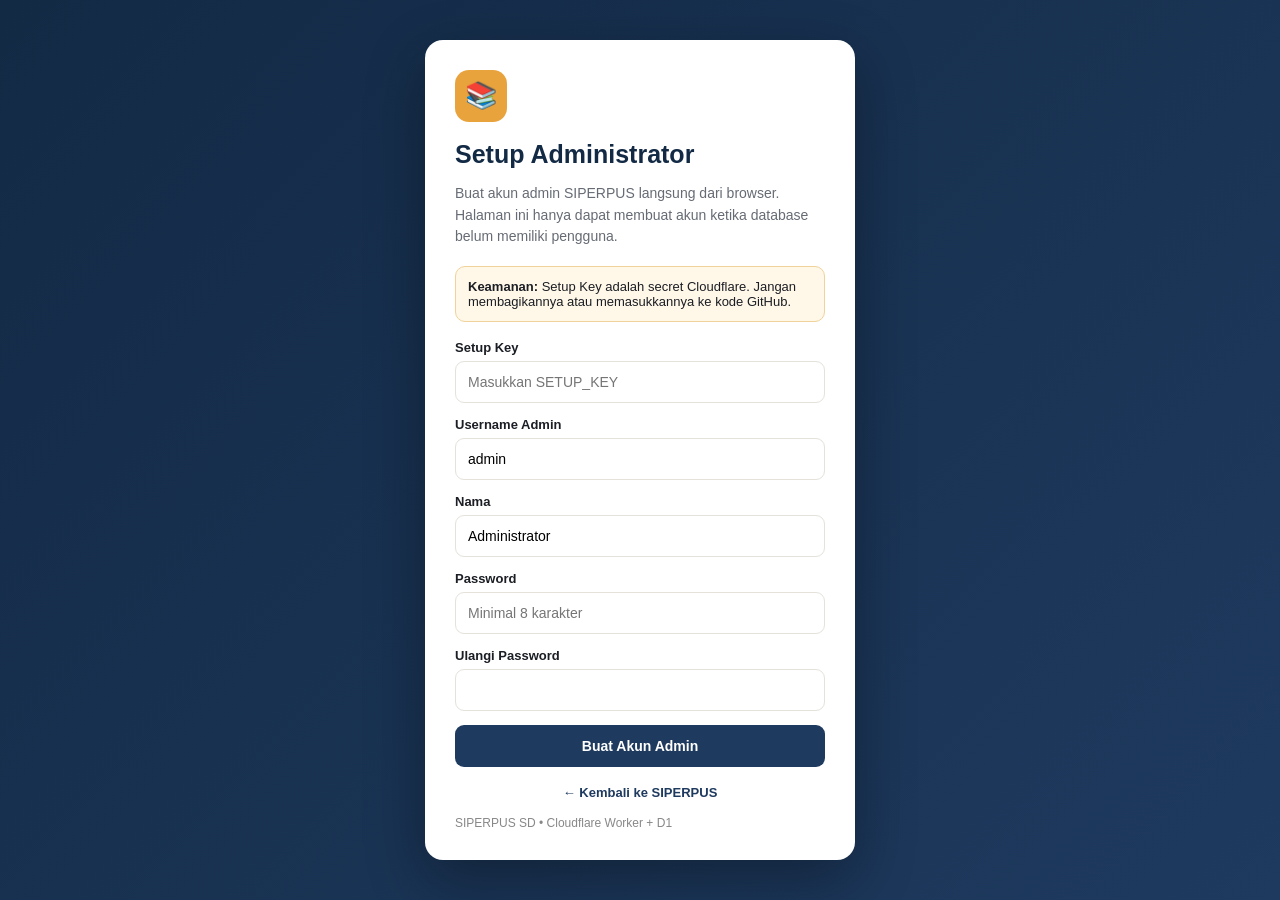
<file: setup.html>
<!DOCTYPE html>
<html lang="id">
<head>
<meta charset="UTF-8">
<meta name="viewport" content="width=device-width,initial-scale=1">
<title>SIPERPUS — Setup Admin</title>
<style>
*{box-sizing:border-box}body{margin:0;min-height:100vh;font-family:Inter,Arial,sans-serif;background:linear-gradient(135deg,#132A45,#1E3A5F);display:flex;align-items:center;justify-content:center;padding:20px;color:#1B1E24}.card{width:100%;max-width:430px;background:#fff;border-radius:18px;padding:30px;box-shadow:0 20px 60px #0005}.logo{width:52px;height:52px;border-radius:14px;background:#E8A33D;display:grid;place-items:center;font-size:26px;margin-bottom:18px}.logo:before{content:'📚'}h1{margin:0 0 7px;font-size:25px;color:#132A45}p{color:#666B74;font-size:14px;line-height:1.55}.notice{background:#FFF7E8;border:1px solid #F0D39A;padding:12px;border-radius:10px;font-size:13px;margin:18px 0}.field{margin:14px 0}.field label{display:block;font-size:13px;font-weight:700;margin-bottom:6px}.field input{width:100%;padding:12px;border:1.5px solid #E4E2DB;border-radius:9px;font-size:14px}.field input:focus{outline:none;border-color:#1E3A5F}.btn{width:100%;border:0;border-radius:9px;padding:13px;background:#1E3A5F;color:white;font-weight:700;font-size:14px;cursor:pointer}.btn:disabled{opacity:.6}.result{display:none;margin-top:16px;padding:12px;border-radius:9px;font-size:13px;line-height:1.5}.ok{display:block;background:#E7F5EC;color:#276749}.err{display:block;background:#FBEAE8;color:#A8322B}.links{text-align:center;margin-top:18px;font-size:13px}.links a{color:#1E3A5F;font-weight:700;text-decoration:none}.small{font-size:12px;color:#888;margin-top:16px}
</style>
</head>
<body>
<main class="card">
<div class="logo"></div>
<h1>Setup Administrator</h1>
<p>Buat akun admin SIPERPUS langsung dari browser. Halaman ini hanya dapat membuat akun ketika database belum memiliki pengguna.</p>
<div class="notice"><b>Keamanan:</b> Setup Key adalah secret Cloudflare. Jangan membagikannya atau memasukkannya ke kode GitHub.</div>
<form id="form">
<div class="field"><label for="setupKey">Setup Key</label><input id="setupKey" type="password" autocomplete="off" required placeholder="Masukkan SETUP_KEY"></div>
<div class="field"><label for="username">Username Admin</label><input id="username" value="admin" maxlength="100" required></div>
<div class="field"><label for="name">Nama</label><input id="name" value="Administrator" maxlength="150" required></div>
<div class="field"><label for="password">Password</label><input id="password" type="password" minlength="8" required placeholder="Minimal 8 karakter"></div>
<div class="field"><label for="password2">Ulangi Password</label><input id="password2" type="password" minlength="8" required></div>
<button class="btn" id="submit">Buat Akun Admin</button>
</form>
<div id="result" class="result"></div>
<div class="links"><a href="./">← Kembali ke SIPERPUS</a></div>
<div class="small">SIPERPUS SD • Cloudflare Worker + D1</div>
</main>
<script>
const API='https://siperpus.adm-sd.workers.dev';
const form=document.getElementById('form'),btn=document.getElementById('submit'),result=document.getElementById('result');
form.addEventListener('submit',async e=>{
 e.preventDefault(); result.className='result'; result.textContent='';
 const key=document.getElementById('setupKey').value, username=document.getElementById('username').value.trim(), name=document.getElementById('name').value.trim(), password=document.getElementById('password').value, password2=document.getElementById('password2').value;
 if(password!==password2){result.className='result err';result.textContent='Password dan konfirmasi password tidak sama.';return}
 if(password.length<8){result.className='result err';result.textContent='Password minimal 8 karakter.';return}
 btn.disabled=true;btn.textContent='Membuat akun...';
 try{
  const res=await fetch(API+'/api/setup-admin',{method:'POST',headers:{'Content-Type':'application/json','X-Setup-Key':key},body:JSON.stringify({username,name,password})});
  const text=await res.text();let data={};try{data=JSON.parse(text)}catch{}
  if(!res.ok) throw new Error(data.error||'Setup gagal ('+res.status+').');
  result.className='result ok';result.innerHTML='<b>Berhasil!</b><br>Akun admin sudah dibuat. Silakan kembali ke SIPERPUS dan login.';
  form.reset();document.getElementById('username').value='admin';document.getElementById('name').value='Administrator';
 }catch(err){result.className='result err';result.textContent=err.message||'Tidak dapat terhubung ke Worker.'}
 finally{btn.disabled=false;btn.textContent='Buat Akun Admin'}
});
</script>
</body>
</html>
</file>
